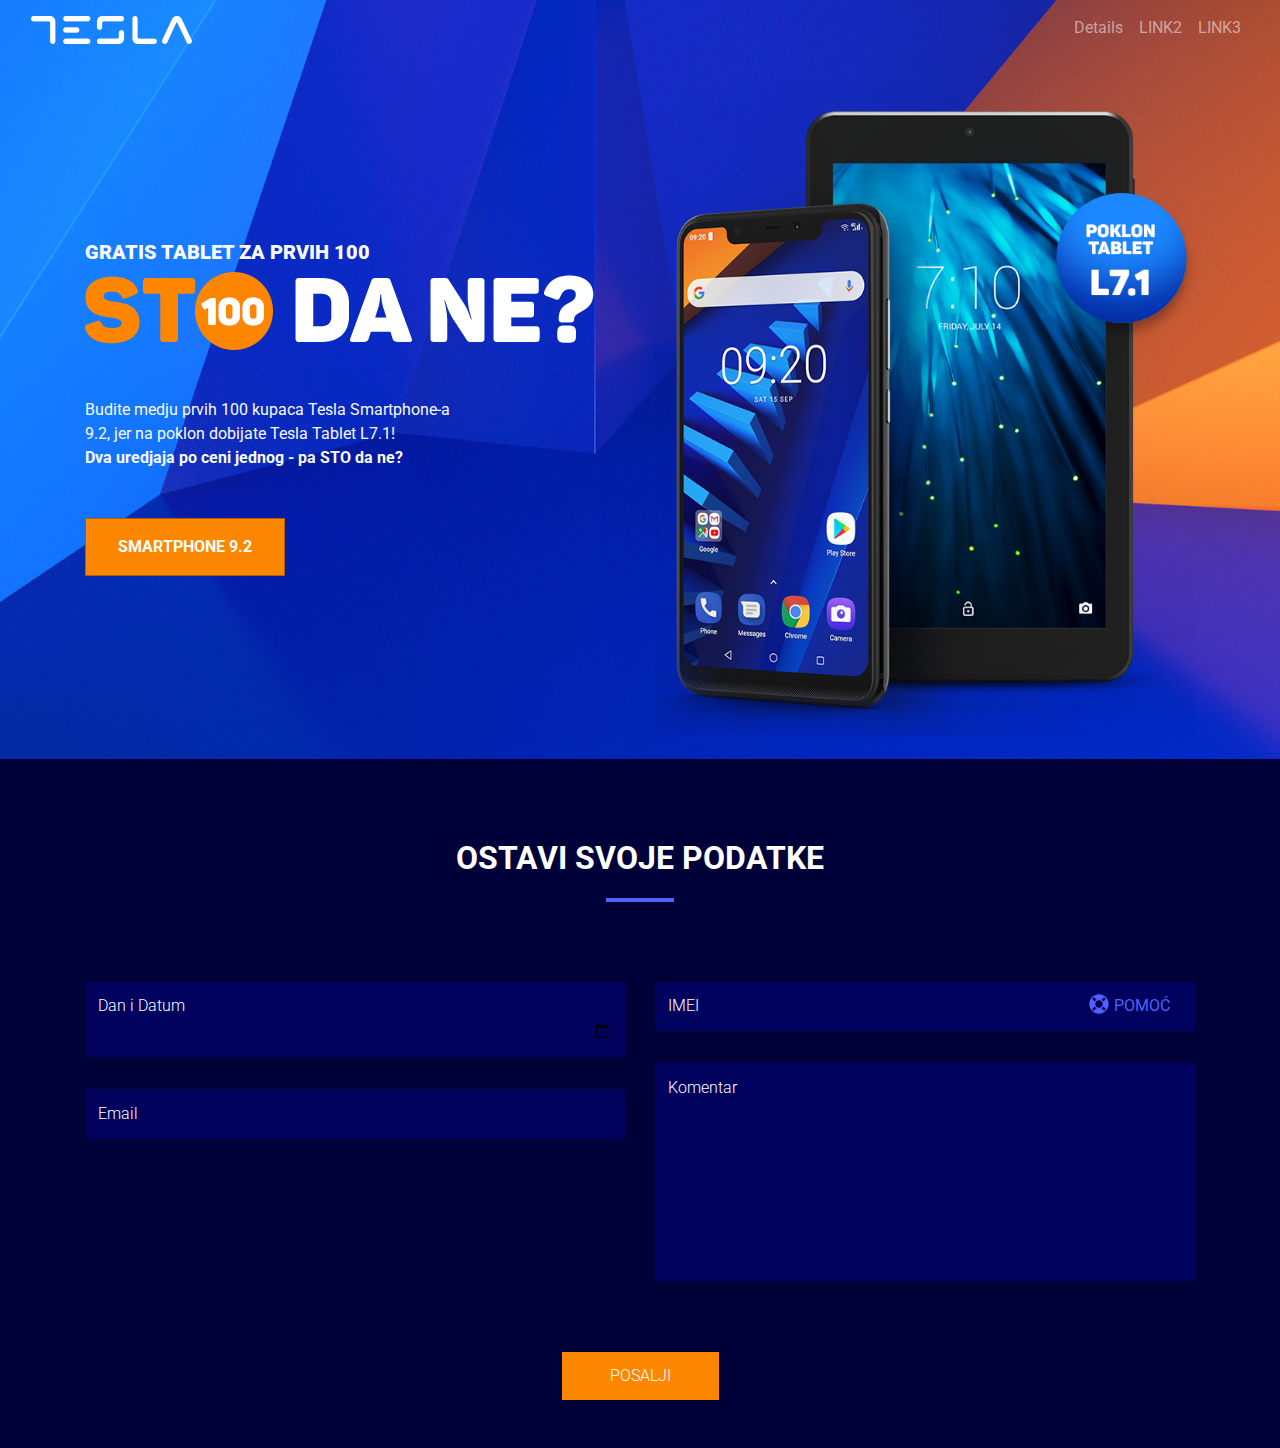
<file: index.html>
<!doctype html>
<html lang="en">

<head>
    <!-- Required meta tags -->
    <meta charset="utf-8">
    <meta name="viewport" content="width=device-width, initial-scale=1, shrink-to-fit=no">
    <!-- <script src="https://www.google.com/recaptcha/api.js?render=6LeMdKYUAAAAACQX9rWB82ArUIgBF66ECLiyIOZY"></script> -->
    <script src="https://www.google.com/recaptcha/api.js" async defer></script>
    <!-- Bootstrap CSS -->
    <link rel="stylesheet" href="https://stackpath.bootstrapcdn.com/bootstrap/4.3.1/css/bootstrap.min.css"
        integrity="sha384-ggOyR0iXCbMQv3Xipma34MD+dH/1fQ784/j6cY/iJTQUOhcWr7x9JvoRxT2MZw1T" crossorigin="anonymous">
    <link rel="stylesheet" href="./css/style.css">
    <title>Tesla 9.2</title>
</head>

<body>
    <main id="hero">
        <header class="container-fluid">
            <nav class="navbar navbar-expand-lg navbar-dark">
                <a class="navbar-brand" href="./index.html">
                    <img src="./img/Tesla-logo.png" alt="Tesla Logo">
                </a>
                <button class="navbar-toggler" type="button" data-toggle="collapse" data-target="#navbarNavAltMarkup"
                    aria-controls="navbarNavAltMarkup" aria-expanded="false" aria-label="Toggle navigation">
                    <span class="navbar-toggler-icon"></span>
                </button>
                <div class="collapse navbar-collapse" id="navbarNavAltMarkup">
                    <div class="navbar-nav ml-auto">
                        <a class="nav-item nav-link" href="./details.html">Details</a>
                        <a class="nav-item nav-link" href="#">LINK2</a>
                        <a class="nav-item nav-link" href="#">LINK3</a>
                    </div>
                </div>
            </nav>
        </header>
        <div class="container">
            <div class="row d-flex align-items-center py-4">
                <div class="col-md-6 text-light">
                    <h5 class="hero-header">GRATIS TABLET ZA PRVIH 100</h5>
                    <img class="img-fluid mb-5" src="./img/sto-da-ne-naslov.png" alt="Sto da ne?">
                    <p class="mb-5">Budite medju prvih 100 kupaca Tesla Smartphone-a<br>9.2, jer na poklon dobijate
                        Tesla
                        Tablet L7.1!<br><strong>Dva uredjaja po ceni jednog - pa STO da ne?</strong></p>
                    <a href="./details.html"><button id="smartphone-btn" type="button">SMARTPHONE 9.2</button></a>
                </div>
                <div class="col-md-6">
                    <img class="img-fluid" src="./img/Telefon-tablet-slider.png" alt="Telefon-tablet-slider">
                </div>
            </div>
        </div>
    </main>
    <section id="giveaway">
        <div class="container">
            <div class="row">
                <div class="col">
                    <h2 class="giveaway-header">OSTAVI SVOJE PODATKE</h2>
                </div>
            </div>
            <form action="" id="infos">
                <div class="row giveaway-enter">
                    <div class="col-md upper-row">
                        <input type="date" id="date" placeholder="Dan i Datum" required>
                        <input type="email" id="email" placeholder="Email" required>
                        <div class="g-recaptcha" data-sitekey="6LeydKYUAAAAALbpfxOEwXqkLkyjWy5QIZ_uYBFG"
                            data-theme="dark"></div>
                    </div>
                    <div id="lower-row" class="col-md">
                        <div>
                            <span id="imei-img"><img src="./img/vectorpaint.svg" alt=""><span id="help">POMOĆ</span>
                                <span id="tooltiptext">IMEI broj ce se pojaviti na ekranu nakon sto ukucate
                                    *#06#</span></span>
                            <input type="text" id="imei" placeholder="IMEI" minlength="15" maxlength="15" required>
                        </div>
                        <textarea id="comment" rows="8" placeholder="Komentar" required></textarea>
                    </div>
                </div>
                <div class="row text-center py-5">
                    <div class="col">
                        <input id="send" type="submit" value="POSALJI">
                    </div>
                </div>
            </form>
        </div>
    </section>

    <!-- Optional JavaScript -->
    <!-- jQuery first, then Popper.js, then Bootstrap JS -->
    <script src="https://code.jquery.com/jquery-3.4.1.slim.min.js"
        integrity="sha256-pasqAKBDmFT4eHoN2ndd6lN370kFiGUFyTiUHWhU7k8=" crossorigin="anonymous"></script>
    <script src="https://cdnjs.cloudflare.com/ajax/libs/popper.js/1.14.7/umd/popper.min.js"
        integrity="sha384-UO2eT0CpHqdSJQ6hJty5KVphtPhzWj9WO1clHTMGa3JDZwrnQq4sF86dIHNDz0W1"
        crossorigin="anonymous"></script>
    <script src="https://stackpath.bootstrapcdn.com/bootstrap/4.3.1/js/bootstrap.min.js"
        integrity="sha384-JjSmVgyd0p3pXB1rRibZUAYoIIy6OrQ6VrjIEaFf/nJGzIxFDsf4x0xIM+B07jRM"
        crossorigin="anonymous"></script>
    <script src="./js/index.js"></script>
</body>

</html>
</file>
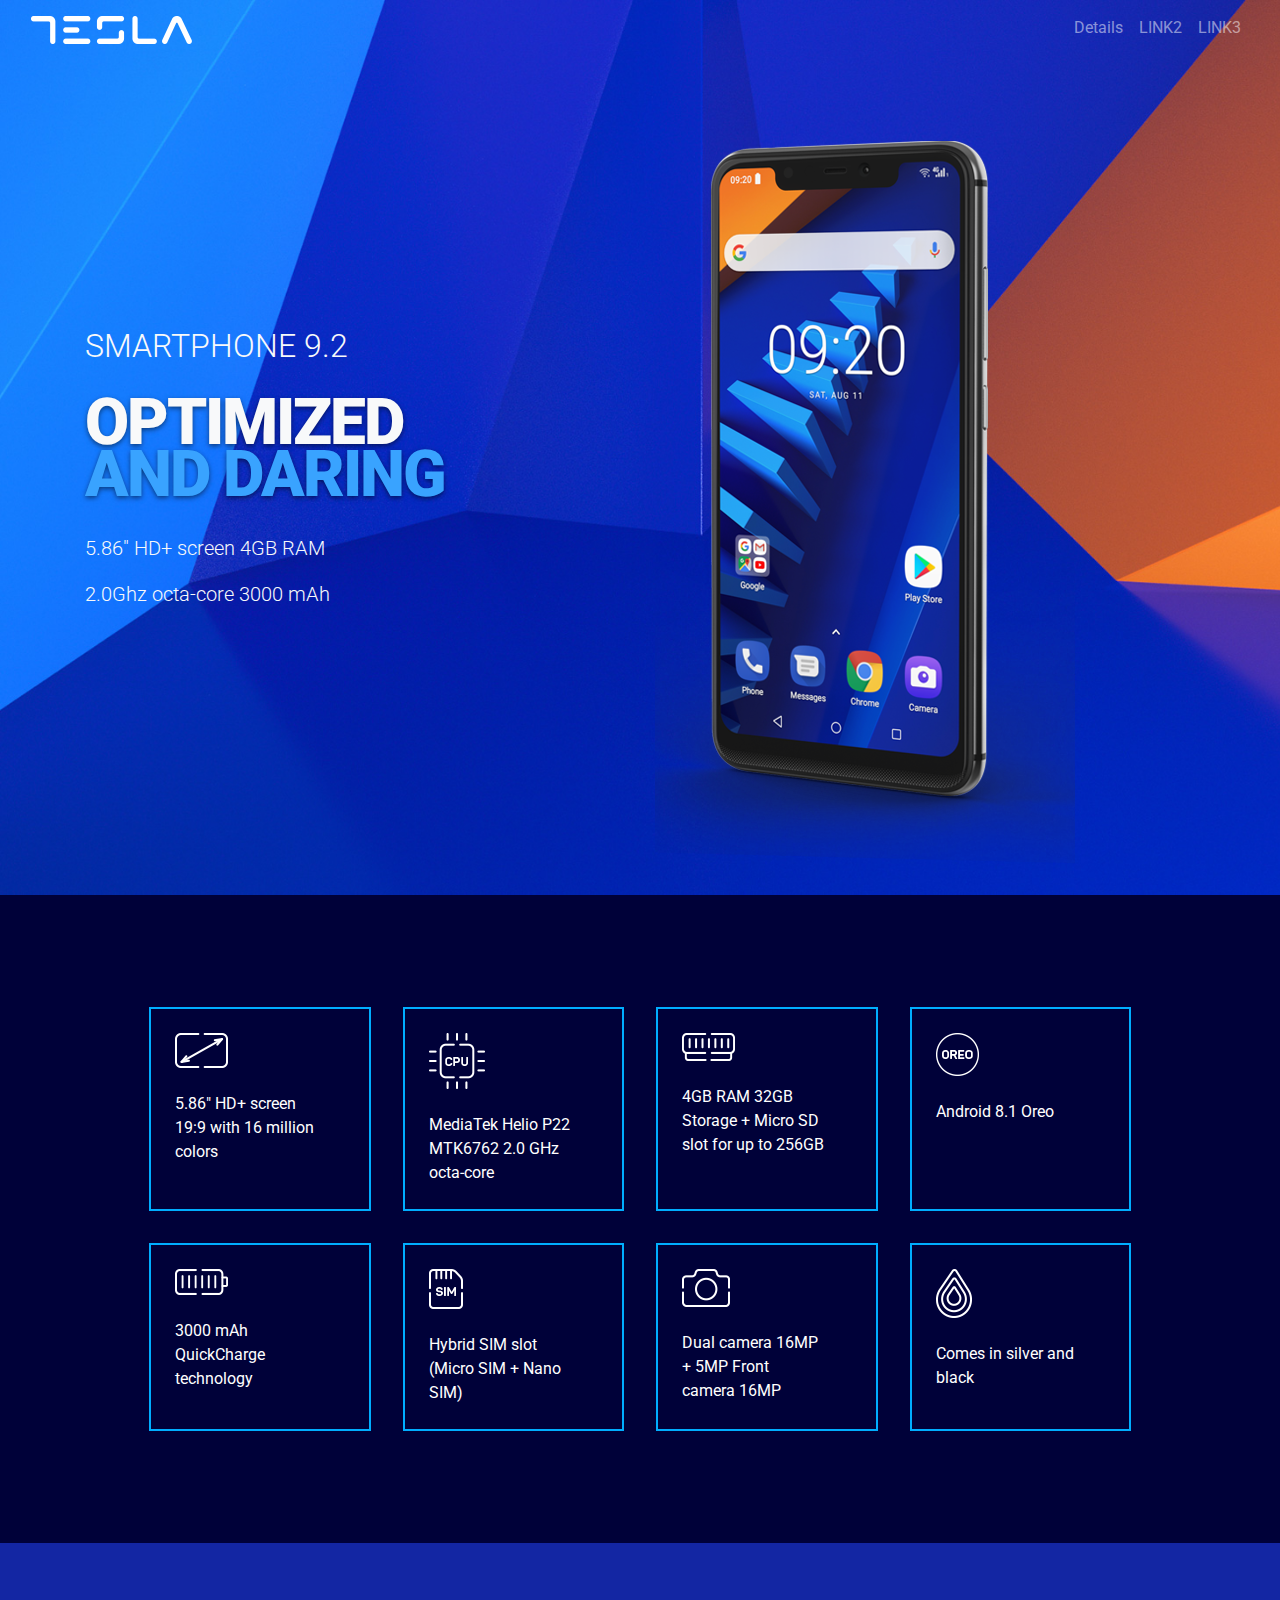
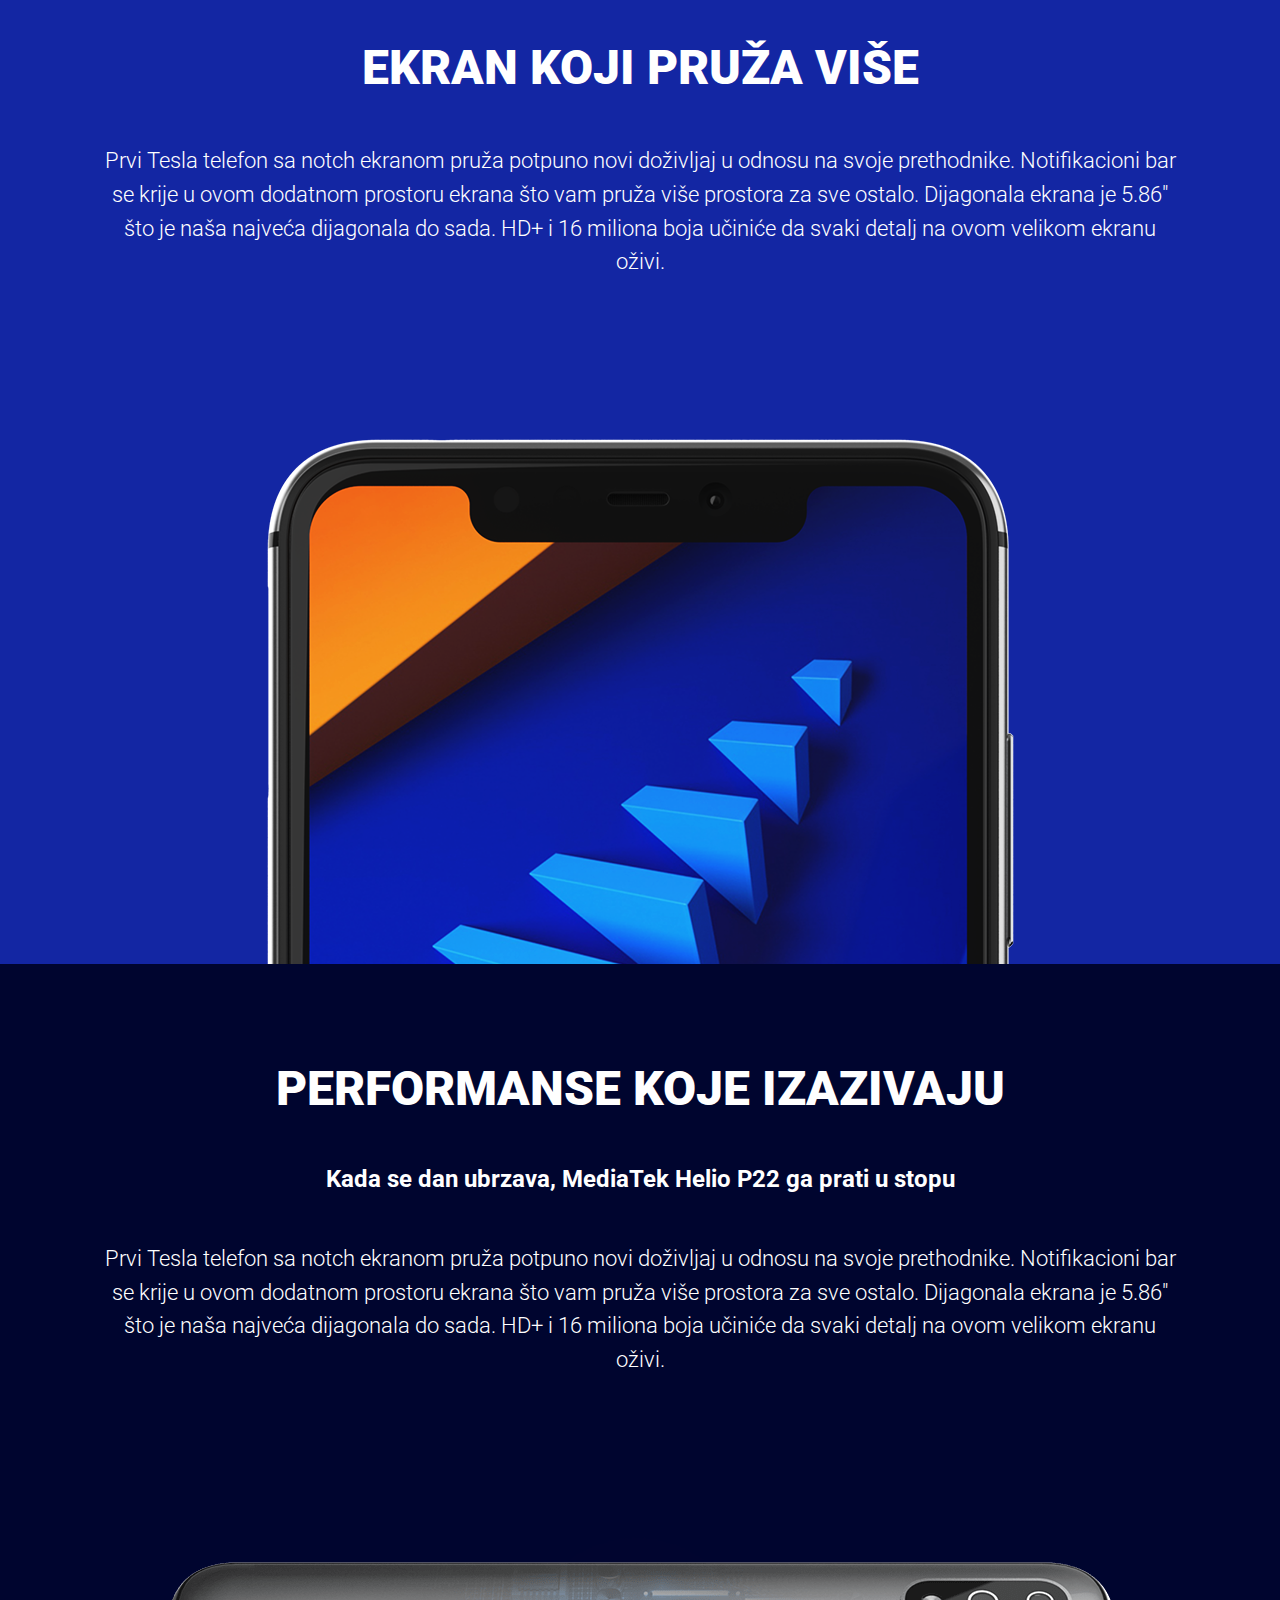
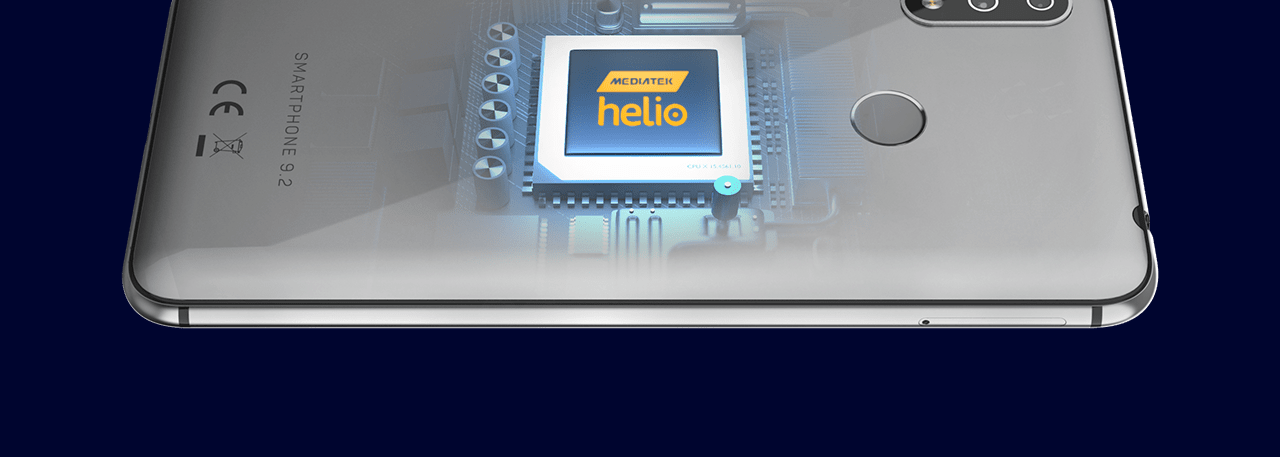
<file: details.html>
<!doctype html>
<html lang="en">

<head>
    <!-- Required meta tags -->
    <meta charset="utf-8">
    <meta name="viewport" content="width=device-width, initial-scale=1, shrink-to-fit=no">
    <!-- <script src="https://www.google.com/recaptcha/api.js?render=6LeMdKYUAAAAACQX9rWB82ArUIgBF66ECLiyIOZY"></script> -->
    <script src="https://www.google.com/recaptcha/api.js" async defer></script>
    <!-- Bootstrap CSS -->
    <link rel="stylesheet" href="https://stackpath.bootstrapcdn.com/bootstrap/4.3.1/css/bootstrap.min.css"
        integrity="sha384-ggOyR0iXCbMQv3Xipma34MD+dH/1fQ784/j6cY/iJTQUOhcWr7x9JvoRxT2MZw1T" crossorigin="anonymous">
    <link rel="stylesheet" href="./css/style.css">
    <title>Tesla 9.2</title>
</head>

<body>
    <main id="hero">
        <header class="container-fluid">
            <nav class="navbar navbar-expand-lg navbar-dark">
                <a class="navbar-brand" href="./index.html">
                    <img src="./img/Tesla-logo.png" alt="Tesla Logo">
                </a>
                <button class="navbar-toggler" type="button" data-toggle="collapse" data-target="#navbarNavAltMarkup"
                    aria-controls="navbarNavAltMarkup" aria-expanded="false" aria-label="Toggle navigation">
                    <span class="navbar-toggler-icon"></span>
                </button>
                <div class="collapse navbar-collapse" id="navbarNavAltMarkup">
                    <div class="navbar-nav ml-auto">
                        <a class="nav-item nav-link" href="./details.html">Details</a>
                        <a class="nav-item nav-link" href="#">LINK2</a>
                        <a class="nav-item nav-link" href="#">LINK3</a>
                    </div>
                </div>
            </nav>
        </header>
        <div class="container">
            <div class="row d-flex align-items-center py-4">
                <div class="col-md-6 text-light optimized">
                    <h2>SMARTPHONE 9.2</h2>
                    <h1>OPTIMIZED<br><span id="daring">AND DARING</span></h1>
                    <p class="lead">5.86" HD+ screen <span>4GB RAM</span></p>
                    <p class="lead">2.0Ghz octa-core <span>3000 mAh</span></p>
                </div>
                <div class="col-md-6">
                    <img class="img-fluid" src="./img/smartphone-slider.png" alt="Telefon-tablet-slider">
                </div>
            </div>
        </div>
    </main>
    <section class="stats">
        <div class="container">
            <div class="row specs">
                <div class="col-lg">
                    <img src="./img/ikonice/display.png" alt="">
                    <p>5.86" HD+ screen<br>19:9 with 16 million<br>colors</p>
                </div>
                <div class="col-lg">
                    <img src="./img/ikonice/processor.png" alt="">
                    <p>MediaTek Helio P22 MTK6762 2.0 GHz<br>octa-core</p>
                </div>
                <div class="col-lg">
                    <img src="./img/ikonice/ram.png" alt="">
                    <p>4GB RAM 32GB Storage + Micro SD<br>slot for up to 256GB</p>
                </div>
                <div class="col-lg">
                    <img src="./img/ikonice/Oreo.png" alt="">
                    <p>Android 8.1 Oreo</p>
                </div>
            </div>
            <div class="row specs">
                <div class="col-lg">
                    <img src="./img/ikonice/baterija.png" alt="">
                    <p>3000 mAh<br>QuickCharge<br>technology</p>
                </div>
                <div class="col-lg">
                    <img src="./img/ikonice/sim.png" alt="">
                    <p>Hybrid SIM slot<br>(Micro SIM + Nano SIM)</p>
                </div>
                <div class="col-lg">
                    <img src="./img/ikonice/dual-kamera.png" alt="">
                    <p>Dual camera 16MP<br>+ 5MP Front<br>camera 16MP</p>
                </div>
                <div class="col-lg">
                    <img src="./img/ikonice/boja.png" alt="">
                    <p>Comes in silver and black</p>
                </div>
            </div>
        </div>
    </section>
    <section class="screen">
        <div class="container text-center">
            <h1>EKRAN KOJI PRUŽA VIŠE</h1>
            <p class="lead">Prvi Tesla telefon sa notch ekranom pruža potpuno novi doživljaj u odnosu na svoje prethodnike.
                Notifikacioni
                bar se krije u ovom dodatnom prostoru ekrana što vam pruža više prostora za sve ostalo. Dijagonala
                ekrana je
                5.86" što je naša najveća dijagonala do sada. HD+ i 16 miliona boja učiniće da svaki detalj na ovom
                velikom
                ekranu oživi.</p>
            <img src="./img/smartphone-ekran.png" alt="">
        </div>
    </section>
    <section class="performance">
            <div class="container text-center">
                <h1>PERFORMANSE KOJE IZAZIVAJU</h1>
                <h4>Kada se dan ubrzava, MediaTek Helio P22 ga prati u stopu</h4>
                <p class="lead">Prvi Tesla telefon sa notch ekranom pruža potpuno novi doživljaj u odnosu na svoje prethodnike.
                    Notifikacioni
                    bar se krije u ovom dodatnom prostoru ekrana što vam pruža više prostora za sve ostalo. Dijagonala
                    ekrana je
                    5.86" što je naša najveća dijagonala do sada. HD+ i 16 miliona boja učiniće da svaki detalj na ovom
                    velikom
                    ekranu oživi.</p>
                <img src="./img/telefon-sa-cipom-min.png" alt="">
            </div>
        </section>
    <!-- Optional JavaScript -->
    <!-- jQuery first, then Popper.js, then Bootstrap JS -->
    <script src="https://code.jquery.com/jquery-3.4.1.slim.min.js"
        integrity="sha256-pasqAKBDmFT4eHoN2ndd6lN370kFiGUFyTiUHWhU7k8=" crossorigin="anonymous"></script>
    <script src="https://cdnjs.cloudflare.com/ajax/libs/popper.js/1.14.7/umd/popper.min.js"
        integrity="sha384-UO2eT0CpHqdSJQ6hJty5KVphtPhzWj9WO1clHTMGa3JDZwrnQq4sF86dIHNDz0W1"
        crossorigin="anonymous"></script>
    <script src="https://stackpath.bootstrapcdn.com/bootstrap/4.3.1/js/bootstrap.min.js"
        integrity="sha384-JjSmVgyd0p3pXB1rRibZUAYoIIy6OrQ6VrjIEaFf/nJGzIxFDsf4x0xIM+B07jRM"
        crossorigin="anonymous"></script>
</body>

</html>
</file>
<file: css/style.css>
@import url('https://fonts.googleapis.com/css?family=Roboto:300,400,700,900&display=swap');

body {
  font-family: 'Roboto', sans-serif;
}

#hero {
  background-image: url('../img/Tesla-9.2+poklon-tablet.jpg');
  background-repeat: no-repeat;
  background-size: cover;
}

#smartphone-btn {
  border: solid rgba(0, 0, 0, 0.3) 1px;
  background-color: #fd8700;
  color: #fff;
  padding: 1rem 2rem;
  font-weight: bold;
}

#giveaway {
  background-color: #000139;
}

#send {
  background-color: #fd8700;
  border: none;
  color: #fff;
  padding: 0.75rem 3rem;
  font-weight: 300;
}

#date, #imei, #email, #comment {
  color: #fff;
  width: 100%;
  background-color: #01025e;
  border: none;
  margin: 1rem 1rem 1rem 0;
  padding: 0.8rem;
  border-radius: 2px;
  font-weight: 300;
}

#imei-img {
  position: absolute;
  color: #fff;
  top: 28px;
  right: 40px;
}

#imei-img img {
  margin-top: -4px;
  margin-right: 5px;
  width: 20px;
  height: 20px;
}

#help {
  color: #5260f5;
}
/* Tooltip body */
#imei-img #tooltiptext {
  visibility: hidden;
  width: 200px;
  top: 100%;
  left: 50%;
  margin-left: -100px;
  margin-top: 30px;
  background-color: rgba(255, 255, 255, 0.3);
  color: #fff;
  text-align: center;
  padding: 0.5rem 1rem;
  position: absolute;
  z-index: 1;
}
/* Tooltip Arrow Top */
#imei-img #tooltiptext::after {
  content: " ";
  position: absolute;
  bottom: 100%;
  left: 33%;
  margin-left: -5px;
  border-width: 10px;
  border-style: solid;
  border-color: transparent transparent rgba(255, 255, 255, 0.3) transparent;
}

#imei-img:hover #tooltiptext {
  visibility: visible;
}

.hero-header {
  font-weight: 900;
}

.giveaway-header {
  text-align: center;
  color: #fff;
  margin: 5rem 0 1.5rem;
  font-weight: bold;
}

.giveaway-header::after {
  content: "";
  position: absolute;
  width: 6%;
  height: 1px;
  bottom: 0;
  left: 47%;
  border-bottom: 4px solid #5260f5;
}

.giveaway-enter {
  text-align: center;
  margin-top: 4rem;
}

::placeholder {
  color: #fff;
}

::-moz-placeholder {
  opacity: 1;
}

textarea {
  resize: none;
}

.g-recaptcha > div{
    margin-left: auto;
    margin-top: 73px;
}

input[type="date"]:before {
    content: attr(placeholder) !important;
    color: #fff;
    margin-right: 0.5em;
  }

.optimized h1{
    text-align: left;
    line-height: 52px;
    letter-spacing: -2px;
    font-weight: 900;
    font-size: 4rem;
    text-shadow: 0px 2px 5px rgba(0,0,0,0.5);
    margin: 2rem 0;
}
.optimized h2 {
    font-weight: 300;
}
.screen, .performance {
  background-color: #1326a3;
  color: #fff;
  padding-top: 6rem;
}
.screen h1, .performance h1 {
  margin-bottom: 3rem;
  font-size: 3rem;
  font-weight: 900;
}
.screen p, .performance p {
  text-align: center;
  font-size: 1.4rem;
  margin-bottom: 10rem;
  padding: 0 1rem;
}
.performance {
  background-color:  #00052f;
  padding-bottom: 8rem;
}
.performance h4 {
  font-weight: 700;
  margin-bottom: 3rem;
}
#daring {
    color: rgb(57, 163, 255);
}

input[type="date"]:focus:before {
    content: "" !important;
}

input[type=date]::-webkit-datetime-edit {
    color: transparent;
}

input[type=date]:focus::-webkit-datetime-edit {
    color: #fff !important;
}

.stats {
    background-color: #000139;
    color: #fff;
}
.specs {
    margin: 0 3rem;
}
.specs p {
    margin: 0;
}
.specs div {
    border: 2px solid #00aeff;
    margin: 1rem;
    padding: 1.5rem;
}
.specs img {
    margin-bottom: 1.5rem;
}
.specs:nth-child(1) {
    padding-top: 6rem;
}
.specs:nth-child(2) {
    padding-bottom: 6rem;
}
@media screen and (max-width: 768px) {
  .g-recaptcha > div{
    margin: 0 auto;
}
    #imei-img #tooltiptext {
        margin-left: -150px;
    }
    #imei-img #tooltiptext::after {
        left: 57%;
    }
  .giveaway-header::after {
    content: "";
    position: absolute;
    width: 12%;
    height: 1px;
    bottom: 0;
    left: 44%;
    border-bottom: 4px solid #5260f5;
  }
}
</file>
